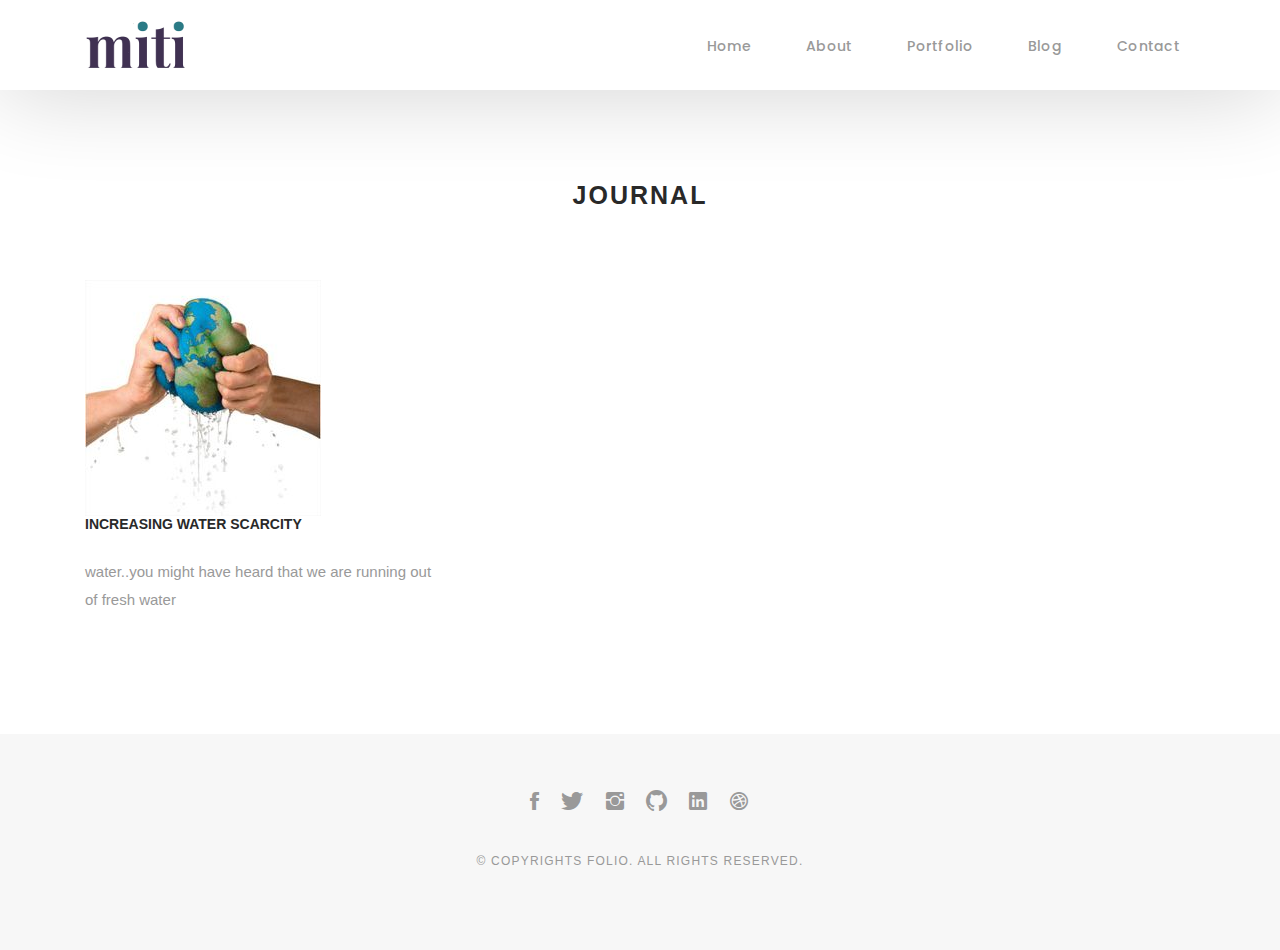
<file: blog-grid.html>
<!DOCTYPE html>
<html lang="en">

<head>
  <!-- meta -->
  <meta charset="utf-8">
  <meta content="width=device-width, initial-scale=1.0" name="viewport">

  <title>- Blog Grid</title>
  <meta content="" name="keywords">
  <meta content="" name="description">

  <!-- Google Fonts -->
  <link href="https://fonts.googleapis.com/css?family=Poppins:300,300i,400,400i,500,500i,600,600i,700,700i|Playfair+Display:400,400i,700,700i,900,900i" rel="stylesheet">

  <!-- Bootstrap CSS File -->
  <link href="lib/bootstrap/css/bootstrap.min.css" rel="stylesheet">

  <!-- Libraries CSS Files -->
  <link href="lib/ionicons/css/ionicons.min.css" rel="stylesheet">
  <link href="lib/owlcarousel/assets/owl.carousel.min.css" rel="stylesheet">
  <link href="lib/magnific-popup/magnific-popup.css" rel="stylesheet">
  <link href="lib/hover/hover.min.css" rel="stylesheet">

  <!-- Blog Stylesheet File -->
  <link href="css/blog.css" rel="stylesheet">

  <!-- Main Stylesheet File -->
  <link href="css/style.css" rel="stylesheet">

  <!-- Responsive css -->
  <link href="css/responsive.css" rel="stylesheet">

  <!-- Favicon -->
  <link rel="shortcut icon" href="images/favicon.png">

</head>

<body>

  <!-- start section navbar -->
  <nav id="main-nav-subpage" class="subpage-nav">
    <div class="row">
      <div class="container">

        <div class="logo">
          <a href="index.html"><img src="images/logo.png" alt="logo"></a>
        </div>

        <div class="responsive"><i data-icon="m" class="ion-navicon-round"></i></div>

        <ul class="nav-menu list-unstyled">
          <li><a href="#homee" class="smoothScroll">Home</a></li>
          <li><a href="#about" class="smoothScroll">About</a></li>
          <li><a href="#portfolio" class="smoothScroll">Portfolio</a></li>
          <li><a href="#blog" class="smoothScroll">Blog</a></li>
          <li><a href="#contact" class="smoothScroll">Contact</a></li>
        </ul>

      </div>
    </div>
  </nav>
  <!-- End section navbar -->

  <!-- start section journal -->
  <div id="journal-blog" class="text-left  paddsections">

    <div class="container">
      <div class="section-title text-center">
        <h2>journal</h2>
      </div>
    </div>

    <div class="container">
      <div class="journal-block">
        <div class="row">

          <div class="col-lg-4 col-md-6">
            <div class="journal-info mb-30">

              <a href="blog-single.html"><img src="images/blog-post-1.jpg" class="img-responsive" alt="img"></a>

              <div class="journal-txt">

                <h4><a href="blog-single.html">INCREASING WATER SCARCITY</a></h4>
                <p class="separator">water..you might have heard that we are running out of fresh water 
                </p>

              </div>

            </div>
          </div>
        </div>
      </div>
    </div>
  </div>
  <!-- End section journal -->


  <!-- start section footer -->
  <div id="footer" class="text-center">
    <div class="container">
      <div class="socials-media text-center">

        <ul class="list-unstyled">
          <li><a href="https://www.facebook.com/profile.php?id=100026504871585"><i class="ion-social-facebook"></i></a></li>
          <li><a href="https://twitter.com/dubey_tanya"><i class="ion-social-twitter"></i></a></li>
          <li><a href="https://www.instagram.com/_miti__/"><i class="ion-social-instagram"></i></a></li>
          <li><a href="https://github.com/Tanya45/"><i class="ion-social-github"></i></a></li>
          <li><a href="https://www.linkedin.com/in/tanya-dubey-779703138"><i class="ion-social-linkedin"></i></a></li>
            <li><a href="#"><i class="ion-social-dribbble"></i></a></li>
      </ul>

      </div>

      <p>&copy; Copyrights Folio. All rights reserved.</p>

    </div>
  </div>
  <!-- End section footer -->

  <!-- JavaScript Libraries -->
  <script src="lib/jquery/jquery.min.js"></script>
  <script src="lib/jquery/jquery-migrate.min.js"></script>
  <script src="lib/bootstrap/js/bootstrap.bundle.min.js"></script>
  <script src="lib/typed/typed.js"></script>
  <script src="lib/owlcarousel/owl.carousel.min.js"></script>
  <script src="lib/magnific-popup/magnific-popup.min.js"></script>
  <script src="lib/isotope/isotope.pkgd.min.js"></script>

  <!-- Contact Form JavaScript File -->
  <script src="contactform/contactform.js"></script>

  <!-- Template Main Javascript File -->
  <script src="js/main.js"></script>

</body>

</html>
</file>
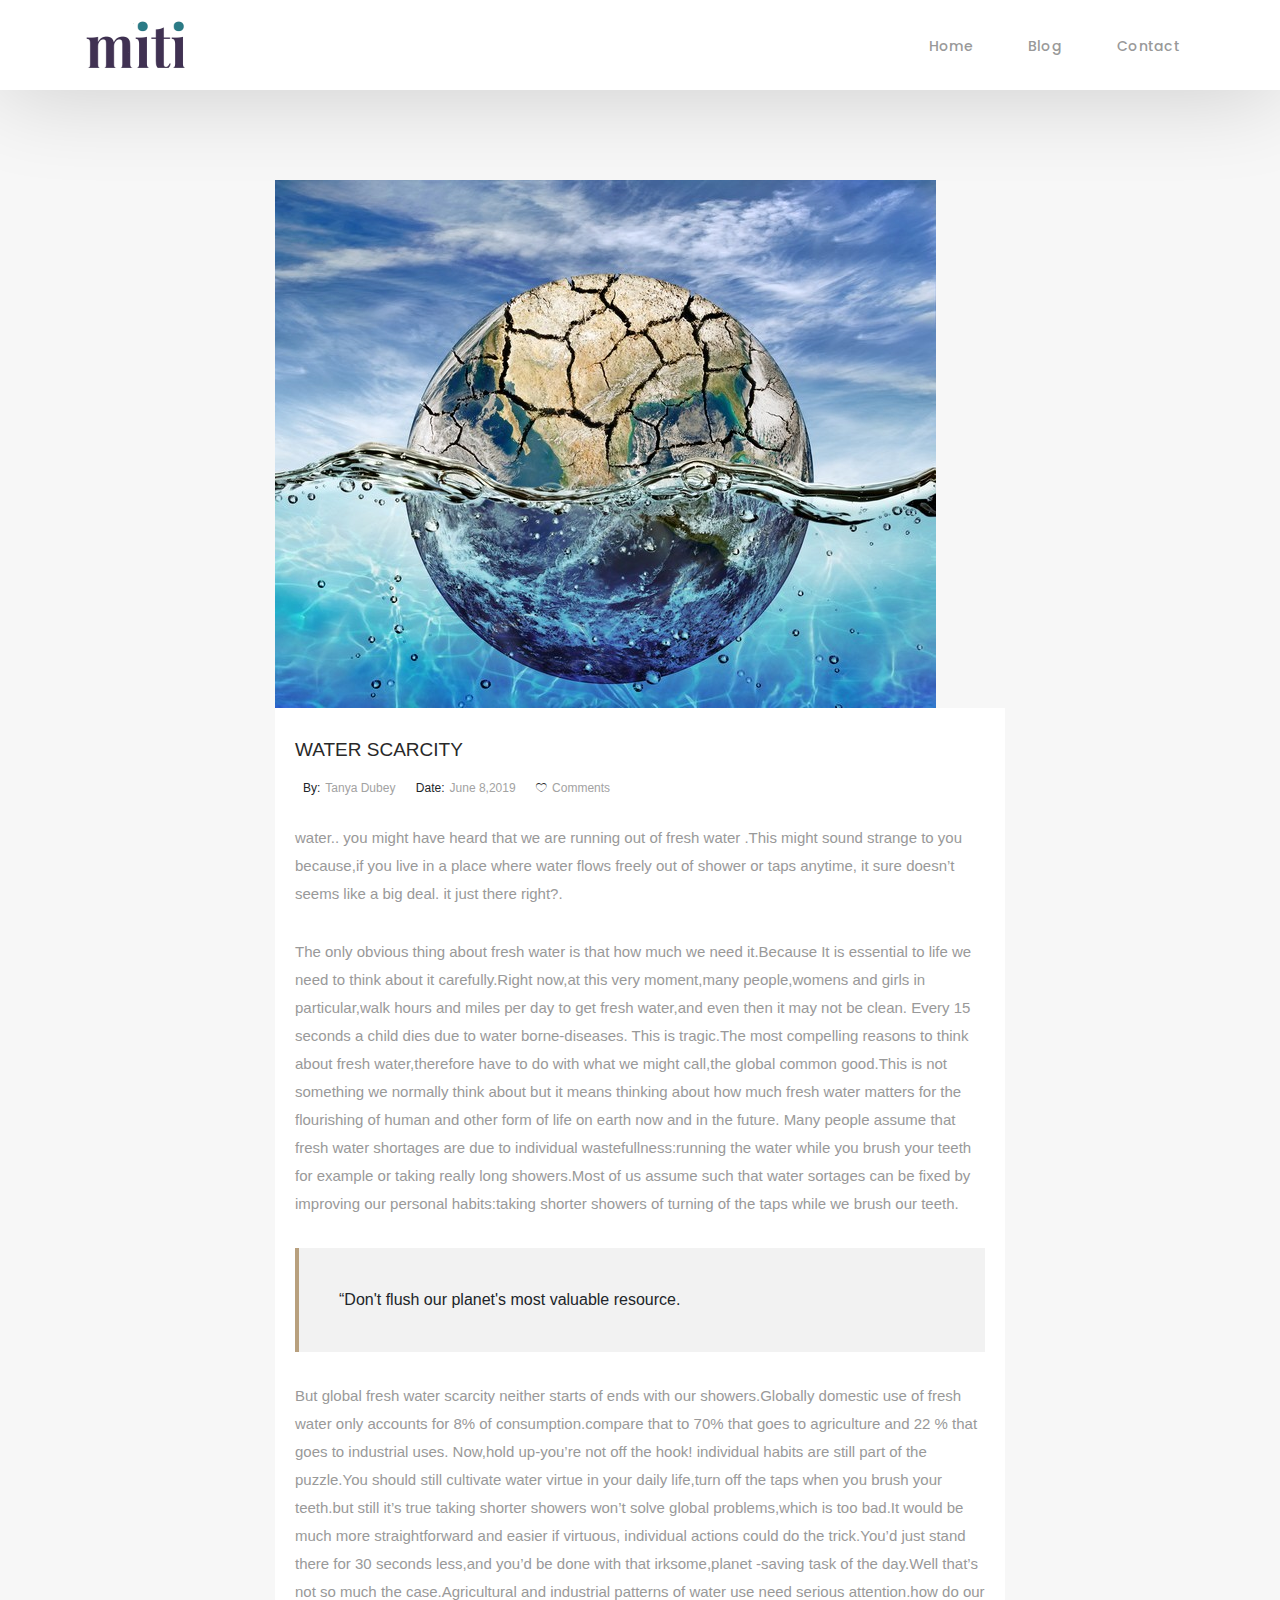
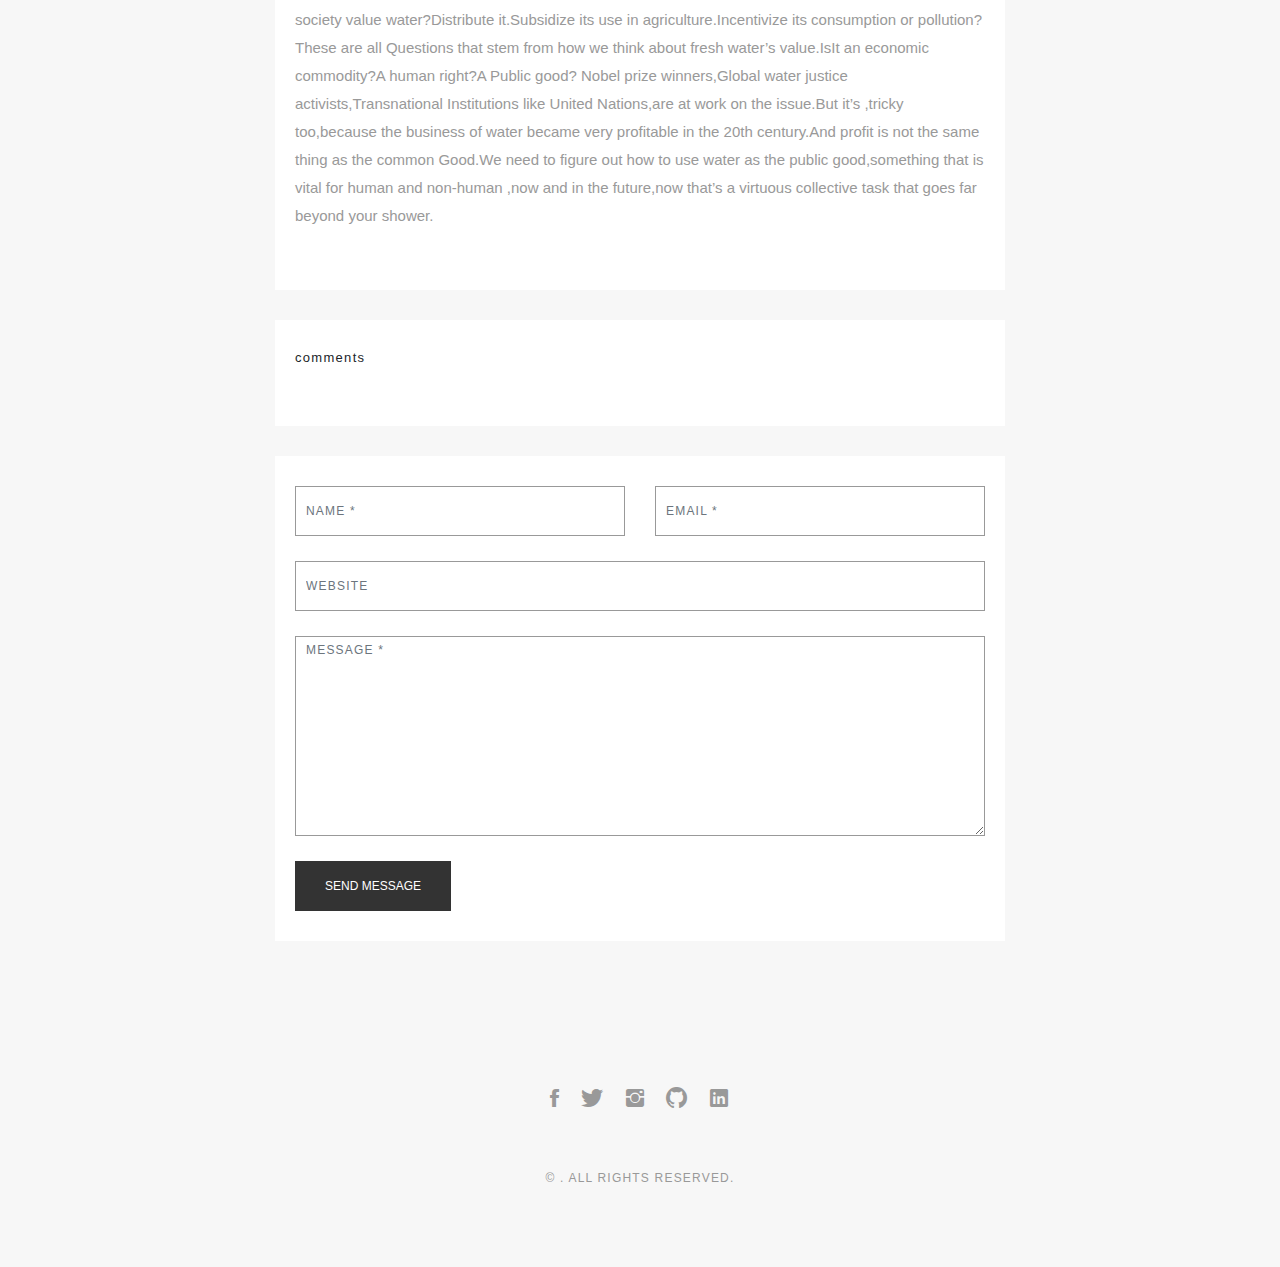
<file: blog-single.html>
<!DOCTYPE html>
<html lang="en">

<head>
  <!-- meta -->
  <meta charset="utf-8">
  <meta content="width=device-width, initial-scale=1.0" name="viewport">

  <title> - Blog </title>
  <meta content="" name="keywords">
  <meta content="" name="description">

  <!-- Google Fonts -->
  <link href="https://fonts.googleapis.com/css?family=Poppins:300,300i,400,400i,500,500i,600,600i,700,700i|Playfair+Display:400,400i,700,700i,900,900i" rel="stylesheet">

  <!-- Bootstrap CSS File -->
  <link href="lib/bootstrap/css/bootstrap.min.css" rel="stylesheet">

  <!-- Libraries CSS Files -->
  <link href="lib/ionicons/css/ionicons.min.css" rel="stylesheet">
  <link href="lib/owlcarousel/assets/owl.carousel.min.css" rel="stylesheet">
  <link href="lib/magnific-popup/magnific-popup.css" rel="stylesheet">
  <link href="lib/hover/hover.min.css" rel="stylesheet">

  <!-- Blog Stylesheet File -->
  <link href="css/blog.css" rel="stylesheet">

  <!-- Main Stylesheet File -->
  <link href="css/style.css" rel="stylesheet">

  <!-- Responsive css -->
  <link href="css/responsive.css" rel="stylesheet">

  <!-- Favicon -->
  <link rel="shortcut icon" href="images/favicon.png">

</head>

<body>

  <!-- start section navbar -->
  <nav id="main-nav-subpage" class="subpage-nav">
    <div class="row">
      <div class="container">

        <div class="logo">
          <a href="index.html"><img src="images/logo.png" alt="logo"></a>
        </div>

        <div class="responsive"><i data-icon="m" class="ion-navicon-round"></i></div>

        <ul class="nav-menu list-unstyled">
          <li><a href="index.html" class="smoothScroll">Home</a></li>
          <li><a href="#blog" class="smoothScroll">Blog</a></li>
          <li><a href="#contact" class="smoothScroll">Contact</a></li>
        </ul>
      </div>
    </div>
  </nav>
  <!-- End section navbar -->
  <!-- start section main content -->
  <div class="main-content paddsection">
    <div class="container">
      <div class="row justify-content-center">
        <div class="col-md-8 col-md-offset-2">
          <div class="row">
            <div class="container-main single-main">
              <div class="col-md-12">
                <div class="block-main mb-30">
                  <img src="images/blog-post-big.jpg" class="img-responsive" alt="reviews2">
                  <div class="content-main single-post padDiv">
                    <div class="blog-txt">
                      <h4><a href="#">WATER SCARCITY</a></h4>
                    </div>
                    <div class="post-meta">
                      <ul class="list-unstyled mb-0">
                        <li class="author">by:<a href="www.tanyadubey.ml">Tanya Dubey</a></li>
                        <li class="date">date:<a href="blog-single.html">June 8,2019</a></li>
                        <li class="comment"><i class="ion-ios-heart-outline"></i><a href="#">Comments</a></li>
                      </ul>
                    </div>
                    <p class="mb-30">water..

                      you might have heard that we are running out of fresh water .This might sound strange to you because,if you live in a place where water flows freely out of shower or taps anytime, it sure doesn’t seems like a big deal. it just there right?.</p>
                    <p class="mb-30">The only obvious thing about fresh water is that how much we need it.Because It is essential to life we need to think about it carefully.Right now,at this very moment,many people,womens and girls in particular,walk hours and miles per day to get fresh water,and even then it may not be clean.

                      Every 15 seconds a child dies due to water borne-diseases.
                      
                      This is tragic.The most compelling reasons to think about fresh water,therefore have to do with what we might call,the global common good.This is not something we normally think about but it means thinking about how much fresh water matters for the flourishing of human and other form of life on earth now and in the future.
                      
                      Many people assume that fresh water shortages are due to individual wastefullness:running the water while you brush your teeth for example or taking really long showers.Most of us assume such that water sortages can be fixed by improving our personal habits:taking shorter showers of turning of the taps while we brush our teeth.
                      
                     </p>
                    <blockquote>“Don't flush our planet's most valuable resource.</blockquote>
                    <p class="mb-30"> But global fresh water scarcity neither starts of ends with our showers.Globally domestic use of fresh water only accounts for 8% of consumption.compare that to 70% that goes to agriculture and 22 % that goes to industrial uses.
                      
                      Now,hold up-you’re not off the hook! individual habits are still part of the puzzle.You should still cultivate water virtue in your daily life,turn off the taps when you brush your teeth.but still it’s true taking shorter showers won’t solve global problems,which is too bad.It would be much more straightforward and easier if virtuous, individual actions could do the trick.You’d just stand there for 30 seconds less,and you’d be done with that irksome,planet -saving task of the day.Well that’s not so much the case.Agricultural and industrial patterns of water use need serious attention.how do our society value water?Distribute it.Subsidize its use in agriculture.Incentivize its consumption or pollution? These are all Questions that stem from how we think about fresh water’s value.IsIt an economic commodity?A human right?A Public good?
                      
                      Nobel prize winners,Global water justice activists,Transnational Institutions like United Nations,are at work on the issue.But it’s ,tricky too,because the business of water became very profitable in the 20th century.And profit is not the same thing as the common Good.We need to figure out how to use water as the public good,something that is vital for human and non-human ,now and in the future,now that’s a virtuous collective task that goes far beyond your shower.</p>
                  </div>
                </div>
              </div>
              <div class="col-md-12">
                <div class="comments text-left padDiv mb-30">
                  <div class="entry-comments">
                    <h6 class="mb-30"> comments</h6>
                    <ul class="entry-comments-list list-unstyled">
                    </ul>
                  </div>
                </div>
              </div>
              <div class="col-lg-12">
                <div class="cmt padDiv">
                  <form id="comment-form" method="post" action="" role="form">
                    <div class="row">
                        <div class="col-lg-6">
                          <div class="form-group">
                            <input id="form_name" type="text" name="name" class="form-control" placeholder="Name *" required="required">
                          </div>
                        </div>
                        <div class="col-lg-6">
                          <div class="form-group">
                            <input id="form_email" type="email" name="email" class="form-control" placeholder="email *" required="required">
                          </div>
                        </div>
                        <div class="col-md-12">
                          <div class="form-group">
                            <input id="form_name" type="text" name="website" class="form-control" placeholder="Website">
                          </div>
                        </div>
                        <div class="col-lg-12">
                          <div class="form-group">
                            <textarea id="form_message" name="message" class="form-control" placeholder="Message *" style="height: 200px;" required="required"></textarea>
                          </div>
                        </div>
                        <div class="col-lg-12">
                          <input type="submit" class="btn btn-defeault btn-send" value="Send message">
                        </div>
                    </div>
                  </form>
                </div>
              </div>
            </div>
          </div>
        </div>
      </div>
    </div>
  </div>
  <!--  </div> -->
  <!-- start section main content -->

  <!-- start section footer -->
  <div id="footer" class="text-center">
    <div class="container">
      <div class="socials-media text-center">

        <ul class="list-unstyled">
        
          <ul class="list-unstyled">
            <li><a href="https://www.facebook.com/profile.php?id=100026504871585"><i class="ion-social-facebook"></i></a></li>
            <li><a href="https://twitter.com/dubey_tanya"><i class="ion-social-twitter"></i></a></li>
            <li><a href="https://www.instagram.com/_miti__/"><i class="ion-social-instagram"></i></a></li>
            <li><a href="https://github.com/Tanya45/"><i class="ion-social-github"></i></a></li>
            <li><a href="https://www.linkedin.com/in/tanya-dubey-779703138"><i class="ion-social-linkedin"></i></a></li>
         </ul>

      </div>

      <p>&copy; . All rights reserved.</p>
 </div>
  </div>
  <!-- End section footer -->

  <!-- JavaScript Libraries -->
  <script src="lib/jquery/jquery.min.js"></script>
  <script src="lib/jquery/jquery-migrate.min.js"></script>
  <script src="lib/bootstrap/js/bootstrap.bundle.min.js"></script>
  <script src="lib/typed/typed.js"></script>
  <script src="lib/owlcarousel/owl.carousel.min.js"></script>
  <script src="lib/magnific-popup/magnific-popup.min.js"></script>
  <script src="lib/isotope/isotope.pkgd.min.js"></script>

  <!-- Contact Form JavaScript File -->
  <script src="contactform/contactform.js"></script>

  <!-- Template Main Javascript File -->
  <script src="js/main.js"></script>

</body>

</html>
</file>
<file: css/blog.css>
/*-----------------------------------------------------------------------------------*/

/*  -  Navbar fixd page
/*-----------------------------------------------------------------------------------*/

.subpage-nav {
  display: block !important;
  position: relative;
}

/*-----------------------------------------------------------------------------------*/

/*  /* Single page */

/*-----------------------------------------------------------------------------------*/

/* main content */

.main-content {
  background: #f7f7f7;
}

.main-content .container-main {
  display: inline-block;
  width: 100%;
}

.main-content .container-main .block-main {
  margin-bottom: 30px;
  overflow: hidden;
}

.container-main .block-main .content-main {
  background: #fff none repeat scroll 0 0;
  display: inline-block;
  width: 100%;
}

.blog-txt h4 a {
  display: block;
  font-size: 19px;
  line-height: 24px;
  margin: 0 0 13px 0;
  font-weight: 500;
  color: #292929;
  -moz-transition: all 0.5s ease-in-out 0s;
  -ms-transition: all 0.5s ease-in-out 0s;
  -o-transition: all 0.5s ease-in-out 0s;
  -webkit-transition: all 0.5s ease-in-out 0s;
  transition: all 0.5s ease-in-out 0s;
}

.blog-txt h4 a:hover {
  color: #b8a07e;
  -moz-transition: all 0.5s ease-in-out 0s;
  -ms-transition: all 0.5s ease-in-out 0s;
  -o-transition: all 0.5s ease-in-out 0s;
  -webkit-transition: all 0.5s ease-in-out 0s;
  transition: all 0.5s ease-in-out 0s;
}

.post-meta ul li {
  font-size: 12px;
  font-weight: normal;
  margin-left: 8px;
  margin-right: 8px;
  text-transform: capitalize;
  display: inline-block;
  float: none;
}

.content-main .post-meta a {
  color: #a2a2a2;
  margin-left: 5px;
}

/* Comments */

.comments {
  background: #fff;
}

.entry-comments h6 {
  margin-right: 10px;
  font-size: 13px;
  letter-spacing: 0.1em;
  font-weight: 500;
}

.entry-comments-item {
  margin-top: 40px;
  padding-bottom: 40px;
  border-bottom: 1px solid #f2f2f2;
}

.entry-comments-avatar {
  position: absolute;
  display: block;
  border-radius: 50%;
  width: 60px;
  height: 60px;
}

.entry-comments-body {
  padding-left: 86px;
}

.entry-comments-author {
  margin-right: 10px;
  font-size: 13px;
  color: #292929;
  letter-spacing: 0.1em;
  font-weight: 500;
}

.rep {
  font-size: 13px;
  color: #292929;
  letter-spacing: 0.1em;
  font-weight: 500;
  text-transform: capitalize;
}

.entry-comments span a {
  font-size: 13px;
  color: #999;
}

.entry-comments-reply {
  padding-left: 10%;
}

/* Comments form */

.cmt {
  background: #fff;
}

blockquote {
  padding: 40px;
  background-color: #f2f2f2;
  margin: 30px 0;
  border: none;
  border-left: 4px solid #b8a07e;
}
</file>
<file: css/style.css>
/

/*  General Styling
/*-----------------------------------------------------------------------------------*/

body {
  background: #ffffff;
  color: #898989;
  font-family: 'Poppins', helvetica;
  font-size: 15px;
  font-weight: 300;
  line-height: 20px;
  letter-spacing: 0.02em;
  overflow-x: hidden;
  margin: 0 auto;
  padding: 0;
  -moz-box-sizing: border-box;
  -ms-box-sizing: border-box;
  -o-box-sizing: border-box;
  -webkit-box-sizing: border-box;
  box-sizing: border-box;
}

h1, h2, h3, h4, h5, h6 {
  margin: 0;
}

h2 {
  color: #292929;
  font-weight: 600;
}

h4 {
  color: #292929;
  font-size: 14px;
  font-weight: 600;
}

a {
  color: #292929;
  text-decoration: none !important;
  -moz-transition: all 0.5s ease-in-out 0s;
  -ms-transition: all 0.5s ease-in-out 0s;
  -o-transition: all 0.5s ease-in-out 0s;
  -webkit-transition: all 0.5s ease-in-out 0s;
  transition: all 0.5s ease-in-out 0s;
}

a:hover {
  -moz-transition: all 0.5s ease-in-out 0s;
  -ms-transition: all 0.5s ease-in-out 0s;
  -o-transition: all 0.5s ease-in-out 0s;
  -webkit-transition: all 0.5s ease-in-out 0s;
  transition: all 0.5s ease-in-out 0s;
}

a:hover, a:focus {
  color: #b8a07e;
  text-decoration: underline;
}

nav ul li a {
  padding: 2px 0 0 0;
  position: relative;
  display: block;
  font-size: 12px;
  color: #999999;
  letter-spacing: 0.1em;
  font-weight: 500;
  line-height: 14px;
  text-transform: uppercase;
  -moz-transition: all 0.5s ease-in-out 0s;
  -ms-transition: all 0.5s ease-in-out 0s;
  -o-transition: all 0.5s ease-in-out 0s;
  -webkit-transition: all 0.5s ease-in-out 0s;
  transition: all 0.5s ease-in-out 0s;
}

p {
  margin: 25px 0;
  padding: 0;
  font-size: 15px;
  color: #999999;
  line-height: 28px;
}

::-moz-selection {
  background: #b8a07e;
  color: #fff;
}

::selection {
  background: #b8a07e;
  color: #fff;
}

.btn {
  background: #333;
  border: medium none;
  border-radius: 0;
  color: #fff;
  font-size: 12px;
  height: 50px;
  line-height: 50px;
  padding: 0 30px;
  text-transform: uppercase;
}

.btn:hover, .btn:focus {
  color: #fff;
}

.padDiv {
  padding: 30px 20px;
}

.section-title {
  margin-bottom: 70px;
}

.section-title h2 {
  font-size: 25px;
  letter-spacing: 2px;
  text-transform: uppercase;
}

.form-control {
  background-color: transparent;
  border: 1px solid #999;
  border-radius: 0;
  color: #999999;
  font-size: 12px;
  font-weight: 500;
  height: 50px;
  letter-spacing: 0.1em;
  padding-left: 10px;
  margin: 0 0 25px 0;
  line-height: 14px;
  text-transform: uppercase;
}

.form-control:focus {
  box-shadow: none;
  outline: 0 none;
}

.paddsection {
  padding-top: 90px;
  padding-bottom: 90px;
}

.paddsections {
  padding-top: 90px;
  padding-bottom: 90px !important;
}

.hvr-shutter-in-horizontal::before {
  background: #333;
}

.hvr-shutter-in-horizontal:hover {
  background: #b8a07e;
}

.mb-30 {
  margin-bottom: 30px;
}

/*-----------------------------------------------------------------------------------*/
/*  Navbar Top
/*-----------------------------------------------------------------------------------*/

nav {
  position: fixed;
  background: #fff;
  z-index: 1000;
  width: 100%;
  padding: 20px;
  display: none;
  -webkit-box-shadow: 0px 2px 92px 0px rgba(0, 0, 0, 0.18);
  -moz-box-shadow: 0px 2px 92px 0px rgba(0, 0, 0, 0.18);
  box-shadow: 0px 2px 92px 0px rgba(0, 0, 0, 0.18);
}

.nav-menu {
  float: right;
  line-height: 32px;
  margin-bottom: 0;
  padding-top: 16px;
}

nav ul li {
  float: left;
  margin-right: 15px;
  font-family: 'Poppins', sans-serif;
  font-size: 14px;
  margin-left: 40px;
}

nav ul li a {
  padding: 2px 0 0 0;
  position: relative;
  display: block;
  font-size: 14px;
  color: #999999;
  font-family: 'Poppins', helvetica;
  font-weight: 500;
  line-height: 16px;
  text-transform: uppercase;
  letter-spacing: 0.02em;
  text-transform: capitalize;
}

.logo {
  float: left;
}

.logo img {
  width: 100px;
  height: 50px;
}

.responsive {
  display: none;
  font-size: 23px;
}

.active {
  color: #afafaf;
}

/*----------------------------------------------------------------------------------*/
/*  Header
/*-----------------------------------------------------------------------------------*/

#header {
  background: url("../images/home-bg.jpg") repeat scroll center center / cover;
  height: 100vh;
  width: 100%;
}


#header .header-content {
  height: 100vh;
  text-align: left;
  width: 100%;
  display: flex;
  justify-content: center;
  flex-direction: column;
}

.header-content h1 {
  font-size: 40px;
  font-weight: 700;
  margin-bottom: 10px;
  text-transform: uppercase;
  color: #fff;
}

.header-content p {
  font-size: 13px;
  letter-spacing: 5px;
  margin-top: 0;
  margin-bottom: 30px;
  text-transform: capitalize;
  color: #fff;
  font-weight: 500;
}

.header-content .list-social li {
  float: left;
  margin-right: 20px;
}

.header-content .list-social li i {
  color: #fff;
  font-size: 15px;
}

/*-----------------------------------------------------------------------------------*/
/*  About
/*-----------------------------------------------------------------------------------*/

#about {
  width: 100%;
  height: auto;
  background: #f7f7f7;
  padding-top: 190px;
}

#about .div-img-bg {
  padding-bottom: 30px;
  border: 20px solid #b8a07e;
}

#about .div-img-bg .about-img img {
  width: 100%;
  box-shadow: 0px 0px 85px 0px rgba(0, 0, 0, 0.14);
  margin-top: -60px;
  margin-left: 40px;
  height: 400px;
  object-fit: cover;
}

#about .about-descr .p-heading {
  font-family: 'Playfair Display', serif;
  font-size: 28px;
  text-align: left;
}

#about .about-descr .separator {
  max-width: 80%;
  margin-bottom: 0;
  text-align: left;
}

/*-----------------------------------------------------------------------------------*/
/*   info
/*-----------------------------------------------------------------------------------*/

#info {
  background: #f7f7f7;
  position: relative;
  padding-bottom: 80px;
}

.owl-item {
  float: left;
}
.info-block span {
  margin: 10px 0;
  position: relative;
  font-size: 13px;
  color: #292929;
  letter-spacing: 0.1em;
  font-weight: 500;
  text-transform: uppercase;
  display: block;
}

.info-block .separator {
  margin: 0;
  font-size: 13px;
  line-height: 22px;
}

.info-block i {
  font-size: 44px;
  color: #b8a07e;
  line-height: 44px;
}


.info-carousel  .owl-stage-outer {
  overflow: hidden;
}

.info-carousel .owl-dots {
  margin-top: 5px;
  text-align: center;
}

.info-carousel .owl-dot {
  display: inline-block;
  margin: 0 5px;
  width: 12px !important;
  height: 12px !important;
  border-radius: 50%;
  border: 0;
  padding: 0 !important;
  background-color: #ddd;
  cursor: pointer;
}

.info-carousel .owl-dot.active {
  background-color: #b8a07e;
}

.owl-nav {
  display: none;
}


/*-----------------------------------------------------------------------------------*/
/*  Portfolio and skills
/*-----------------------------------------------------------------------------------*/

#portfolio {
  position: relative;
  padding-bottom: 50px;
}

#portfolio .portfolio-list {
  margin-bottom: 50px;
}

#portfolio .portfolio-list .nav {
  display: inline-block;
  margin: 0;
}

#portfolio .portfolio-list .nav li {
  margin: 0 40px 0 0;
  float: left;
  font-size: 14px;
  color: #999999;
  line-height: 16px;
  cursor: pointer;
  font-family: 'Poppins', helvetica;
  font-weight: 500;
  letter-spacing: 0.02em;
  text-transform: capitalize;
  -moz-transition: all 0.5s ease-in-out 0s;
  -ms-transition: all 0.5s ease-in-out 0s;
  -o-transition: all 0.5s ease-in-out 0s;
  -webkit-transition: all 0.5s ease-in-out 0s;
  transition: all 0.5s ease-in-out 0s;
}

#portfolio .portfolio-list .nav li:hover, #portfolio .portfolio-list .nav li.filter-active  {
  color: #b8a07e;
  -moz-transition: all 0.5s ease-in-out 0s;
  -ms-transition: all 0.5s ease-in-out 0s;
  -o-transition: all 0.5s ease-in-out 0s;
  -webkit-transition: all 0.5s ease-in-out 0s;
  transition: all 0.5s ease-in-out 0s;
}

#portfolio .portfolio-container {
  display: inline-block;
  margin-bottom: 50px;
  width: 100%;
}

.portfolio-thumbnail {
  margin-bottom: 30px;
  overflow: hidden;
  min-height: 260px;
}

.portfolio-thumbnail img {
  max-width: 100%;
}

/*-----------------------------------------------------------------------------------*/
/*  blog
/*-----------------------------------------------------------------------------------*/

#blog,  #blog-block {
  height: auto;
  width: 100%;
  background: #f7f7f7;
  padding-bottom: 60px;
  position: relative;
}

#blog-blog {
  background: #fff;
  padding-bottom: 30px;
}

#blog .blog-block {
  display: inline-block;
  height: auto;
  width: 100%;
}

#blog .blog-block .blog-info {
  position: relative;
}

.blog-block .blog-info img {
  max-width: 100%;
}

.blog-block .blog-info .blog-txt {
  padding: 25px 0px;
  position: relative;
}

.blog-block .blog-info .blog-txt h4 a {
  display: block;
  font-size: 19px;
  line-height: 24px;
  margin: 0 0 13px 0;
  font-weight: 500;
  color: #292929;
  -moz-transition: all 0.5s ease-in-out 0s;
  -ms-transition: all 0.5s ease-in-out 0s;
  -o-transition: all 0.5s ease-in-out 0s;
  -webkit-transition: all 0.5s ease-in-out 0s;
  transition: all 0.5s ease-in-out 0s;
}

.blog-block .blog-info .blog-txt h4 a:hover {
  color: #b8a07e;
  -moz-transition: all 0.5s ease-in-out 0s;
  -ms-transition: all 0.5s ease-in-out 0s;
  -o-transition: all 0.5s ease-in-out 0s;
  -webkit-transition: all 0.5s ease-in-out 0s;
  transition: all 0.5s ease-in-out 0s;
}

.blog-block .blog-info .blog-txt p {
  margin: 0;
  font-size: 14px;
  line-height: 24px;
}

/*-----------------------------------------------------------------------------------*/
/*  Contact
/*-----------------------------------------------------------------------------------*/

#contact {
  height: auto;
  width: 100%;
}

.contact-details {
  list-style: none;
  margin: 0;
  padding: 0;
}

.contact-details li {
  padding-bottom: 10px;
}

#contact input, #contact textarea {
  width: 100%;
}


#contact  #sendmessage {
  color: #18d26e;
  border: 1px solid #18d26e;
  display: none;
  text-align: center;
  padding: 15px;
  font-weight: 600;
  margin: 15px;
}

#contact  #errormessage {
  color: red;
  display: none;
  border: 1px solid red;
  text-align: center;
  padding: 15px;
  font-weight: 600;
  margin: 15px;
}

#contact #sendmessage.show, #contact #errormessage.show, #contact .show {
  display: block;
}

#contact .validation {
  color: red;
  display: none;
  margin: 0 0 20px;
  font-weight: 400;
  font-size: 13px;
}

/*-----------------------------------------------------------------------------------*/
/*  Footer
/*-----------------------------------------------------------------------------------*/

#footer {
  background: #f7f7f7;
  padding-top: 50px;
  padding-bottom: 50px;
}

#footer .socials-media {
  width: 100%;
}

#footer .socials-media ul {
  display: inline-block;
  float: none;
  margin: 0 0 20px 0;
}

#footer .socials-media ul li {
  float: left;
  margin-left: 10px;
  margin-right: 10px;
}

#footer .socials-media ul li a {
  font-size: 24px;
  color: #999;
  letter-spacing: 0.1em;
  font-weight: 500;
  background: transparent;
  text-transform: uppercase;
  -moz-transition: all 0.5s ease-in-out 0s;
  -ms-transition: all 0.5s ease-in-out 0s;
  -o-transition: all 0.5s ease-in-out 0s;
  -webkit-transition: all 0.5s ease-in-out 0s;
  transition: all 0.5s ease-in-out 0s;
}

#footer .socials-media ul li a:hover {
  color: #b8a07e;
  -moz-transition: all 0.5s ease-in-out 0s;
  -ms-transition: all 0.5s ease-in-out 0s;
  -o-transition: all 0.5s ease-in-out 0s;
  -webkit-transition: all 0.5s ease-in-out 0s;
  transition: all 0.5s ease-in-out 0s;
}

#footer p {
  font-size: 12px;
  letter-spacing: 0.1em;
  font-weight: 500;
  margin-top: 0;
  text-transform: uppercase;
}

.credits {
  font-size: 13px;
}
</file>
<file: css/responsive.css>
/** Width between 1200x to 0
 *  ~~~~~~~~~~~~~~~~~~~~~~~~~~~~~~~~~~~~
 */

@media (min-width: 1200px) {

}

/** Width between 992px to 1199px
 *  ~~~~~~~~~~~~~~~~~~~~~~~~~~~~~~~~~~~~
 */

@media (min-width: 992px) and (max-width: 1199px) {
  
}

/** Width between 768px to 991px
 *  ~~~~~~~~~~~~~~~~~~~~~~~~~~~~~~~~~~~~
 */

@media (min-width: 768px) and (max-width: 991px) {
  /* Navbar */
  nav {
    padding: 10px 15px;
  }
  .nav-menu {
    margin-top: 40px;
    display: none;
    float: none;
    width: 100%;
  }
  .nav-menu li {
    float: none;
    width: 100%;
    text-align: center;
    border-top: 1px solid #f7f7f7;
    line-height: 45px;
    margin-left: 0;
    padding-top: 10px;
    padding-bottom: 10px;
  }
  .responsive {
    float: right;
    padding-top: 15px;
    display: block;
  }
  /* About */
  .head-info .header-content .cmaster h1 {
    font-size: 32px;
  }
  #about .div-img-bg {
    padding: 0;
  }
  #about .div-img-bg .about-img img {
    margin-top: 0%;
    margin-left: calc(0% - 0px);
  }
  #about .about-descr .p-heading {
    font-size: 20px;
  }
  #about .about-descr .separator {
    max-width: 100%;
    margin-bottom: 0;
  }
  /* portfolio */
  #portfolio .portfolio-list .nav li {
    float: none;
    margin: 20px;
    display: inline-block;
  }
  /* blog */
  #blog .blog-block .blog-info {
    margin-bottom: 30px;
  }
  /* Contact */
  .contact-contact {
    margin-bottom: 30px;
  }
  /* Footer */
  #footer .socials-media ul li {
    margin-right: 0;
    margin-left: 0;
    float: none;
    display: inline-block;
  }
}

/** Width between 767px to 0
 *  ~~~~~~~~~~~~~~~~~~~~~~~~~~~~~~~~~~~~
 */

@media (max-width: 767px) {
  /* Navbar */
  nav {
    padding: 20px 15px;
  }
  .nav-menu {
    margin-top: 40px;
    display: none;
    float: none;
    width: 100%;
  }
  .nav-menu li {
    float: none;
    width: 100%;
    text-align: center;
    border-top: 1px solid #f7f7f7;
    line-height: 45px;
    margin-left: 0;
    padding-top: 10px;
    padding-bottom: 10px;
  }
  .responsive {
    float: right;
    padding-top: 15px;
    display: block;
  }
  /* About */
  .head-info .header-content h1 {
    font-size: 32px;
  }
  #about .div-img-bg {
    padding: 0;
  }
  #about .div-img-bg .about-img img {
    margin-top: 0%;
    margin-left: calc(0% - 0px);
  }
  #about .about-descr .p-heading {
    font-size: 20px;
  }
  #about .about-descr .separator {
    max-width: 100%;
    margin-bottom: 0;
  }
  /* portfolio */
  #portfolio .portfolio-list .nav li {
    float: none;
    margin: 20px;
    display: inline-block;
  }
  /* blog */
  #blog .blog-block .blog-info {
    margin-bottom: 30px;
  }
  /* Contact */
  .contact-contact {
    margin-bottom: 30px;
  }
  /* Footer */
  #footer .socials-media ul li {
    margin-right: 0;
    margin-left: 0;
    float: none;
    display: inline-block;
  }
}

/** Width between 600px to 0
 *  ~~~~~~~~~~~~~~~~~~~~~~~~~~~~~~~~~~~~
 */

@media (max-width: 600px) {
  /* Navbar */
  nav {
    padding: 20px 15px;
  }
  .nav-menu {
    margin-top: 40px;
    display: none;
    float: none;
    width: 100%;
  }
  .nav-menu li {
    float: none;
    width: 100%;
    text-align: center;
    border-top: 1px solid #f7f7f7;
    line-height: 45px;
    margin-left: 0;
    padding-top: 10px;
    padding-bottom: 10px;
  }
  .responsive {
    float: right;
    padding-top: 15px;
    display: block;
  }
  /* About */
  .head-info .header-content h1 {
    font-size: 32px;
  }
  #about .div-img-bg {
    padding: 0;
  }
  #about .div-img-bg .about-img img {
    margin-top: 0%;
    margin-left: calc(0% - 0px);
  }
  #about .about-descr .p-heading {
    font-size: 20px;
  }
  #about .about-descr .separator {
    max-width: 100%;
    margin-bottom: 0;
  }
  /* portfolio */
  #portfolio .portfolio-list .nav li {
    float: none;
    margin: 10px;
    display: inline-block;
  }
  /* blog */
  #blog .blog-block .blog-info {
    margin-bottom: 30px;
  }
  /* Contact */
  .contact-contact {
    margin-bottom: 30px;
  }
  /* Footer */
  #footer .socials-media ul li {
    margin-right: 0;
    margin-left: 0;
    float: none;
    display: inline-block;
  }
}

/** Width between 480px to 0
 *  ~~~~~~~~~~~~~~~~~~~~~~~~~~~~~~~~~~~~
 */

@media (max-width: 480px) {
  /* Navbar */
  nav {
    padding: 20px 15px;
  }
  .nav-menu {
    margin-top: 40px;
    display: none;
    float: none;
    width: 100%;
  }
  .nav-menu li {
    float: none;
    width: 100%;
    text-align: center;
    border-top: 1px solid #f7f7f7;
    line-height: 45px;
    margin-left: 0;
    padding-top: 10px;
    padding-bottom: 10px;
  }
  .responsive {
    float: right;
    padding-top: 15px;
    display: block;
  }
  /* About */
  .head-info .header-content h1 {
    font-size: 32px;
  }
  #about .div-img-bg {
    padding: 0;
  }
  #about .div-img-bg .about-img img {
    margin-top: 0%;
    margin-left: calc(0% - 0px);
  }
  #about .about-descr .p-heading {
    font-size: 20px;
  }
  #about .about-descr .separator {
    max-width: 100%;
    margin-bottom: 0;
  }
  /* portfolio */
  #portfolio .portfolio-list .nav li {
    float: none;
    margin: 20px;
  }
  /* blog */
  #blog .blog-block .blog-info {
    margin-bottom: 30px;
  }
  /* Contact */
  .contact-contact {
    margin-bottom: 30px;
  }
  /* Footer */
  #footer .socials-media ul li {
    margin-right: 0;
    margin-left: 0;
    float: none;
    display: inline-block;
  }
}

/** Width between 320px to 0
 *  ~~~~~~~~~~~~~~~~~~~~~~~~~~~~~~~~~~~~
 */

@media (max-width: 320px) {
  /* Navbar */
  nav {
    padding: 20px 15px;
  }
  .nav-menu {
    margin-top: 40px;
    display: none;
    float: none;
    width: 100%;
  }
  .nav-menu li {
    float: none;
    width: 100%;
    text-align: center;
    border-top: 1px solid #f7f7f7;
    line-height: 45px;
    margin-left: 0;
    padding-top: 10px;
    padding-bottom: 10px;
  }
  .responsive {
    float: right;
    padding-top: 15px;
    display: block;
  }
  /* About */
  .head-info .header-content h1 {
    font-size: 32px;
  }
  #about .div-img-bg {
    padding: 0;
  }
  #about .div-img-bg .about-img img {
    margin-top: 0%;
    margin-left: calc(0% - 0px);
  }
  #about .about-descr .p-heading {
    font-size: 20px;
  }
  #about .about-descr .separator {
    max-width: 100%;
    margin-bottom: 0;
  }
  /* portfolio */
  #portfolio .portfolio-list .nav li {
    float: none;
    margin: 20px;
  }
  /* blog */
  #blog .blog-block .blog-info {
    margin-bottom: 30px;
  }
  /* Contact */
  .contact-contact {
    margin-bottom: 30px;
  }
  /* Footer */
  #footer .socials-media ul li {
    margin-right: 0;
    margin-left: 0;
    float: none;
    display: inline-block;
  }
  /* Single page */
  .entry-comments-body span {
    display: inline-block;
    margin-right: 0;
  }
}
</file>
